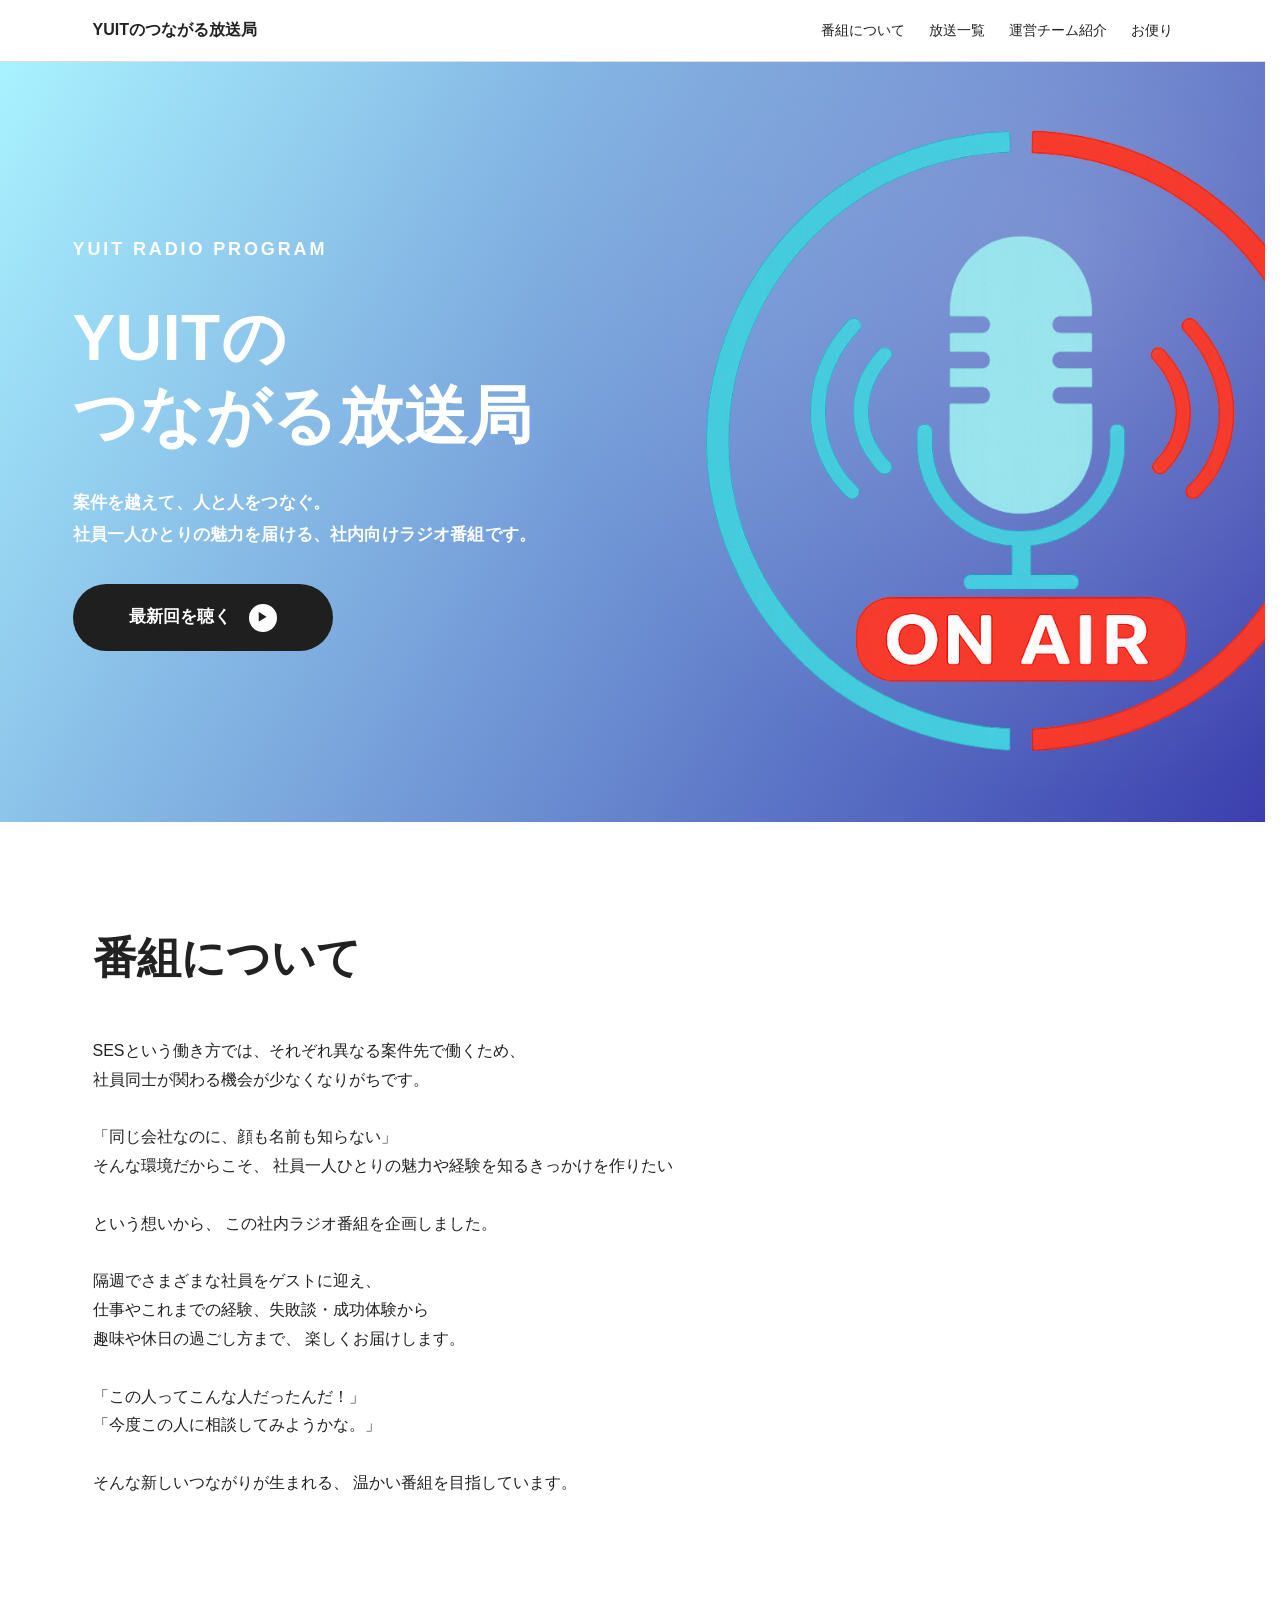
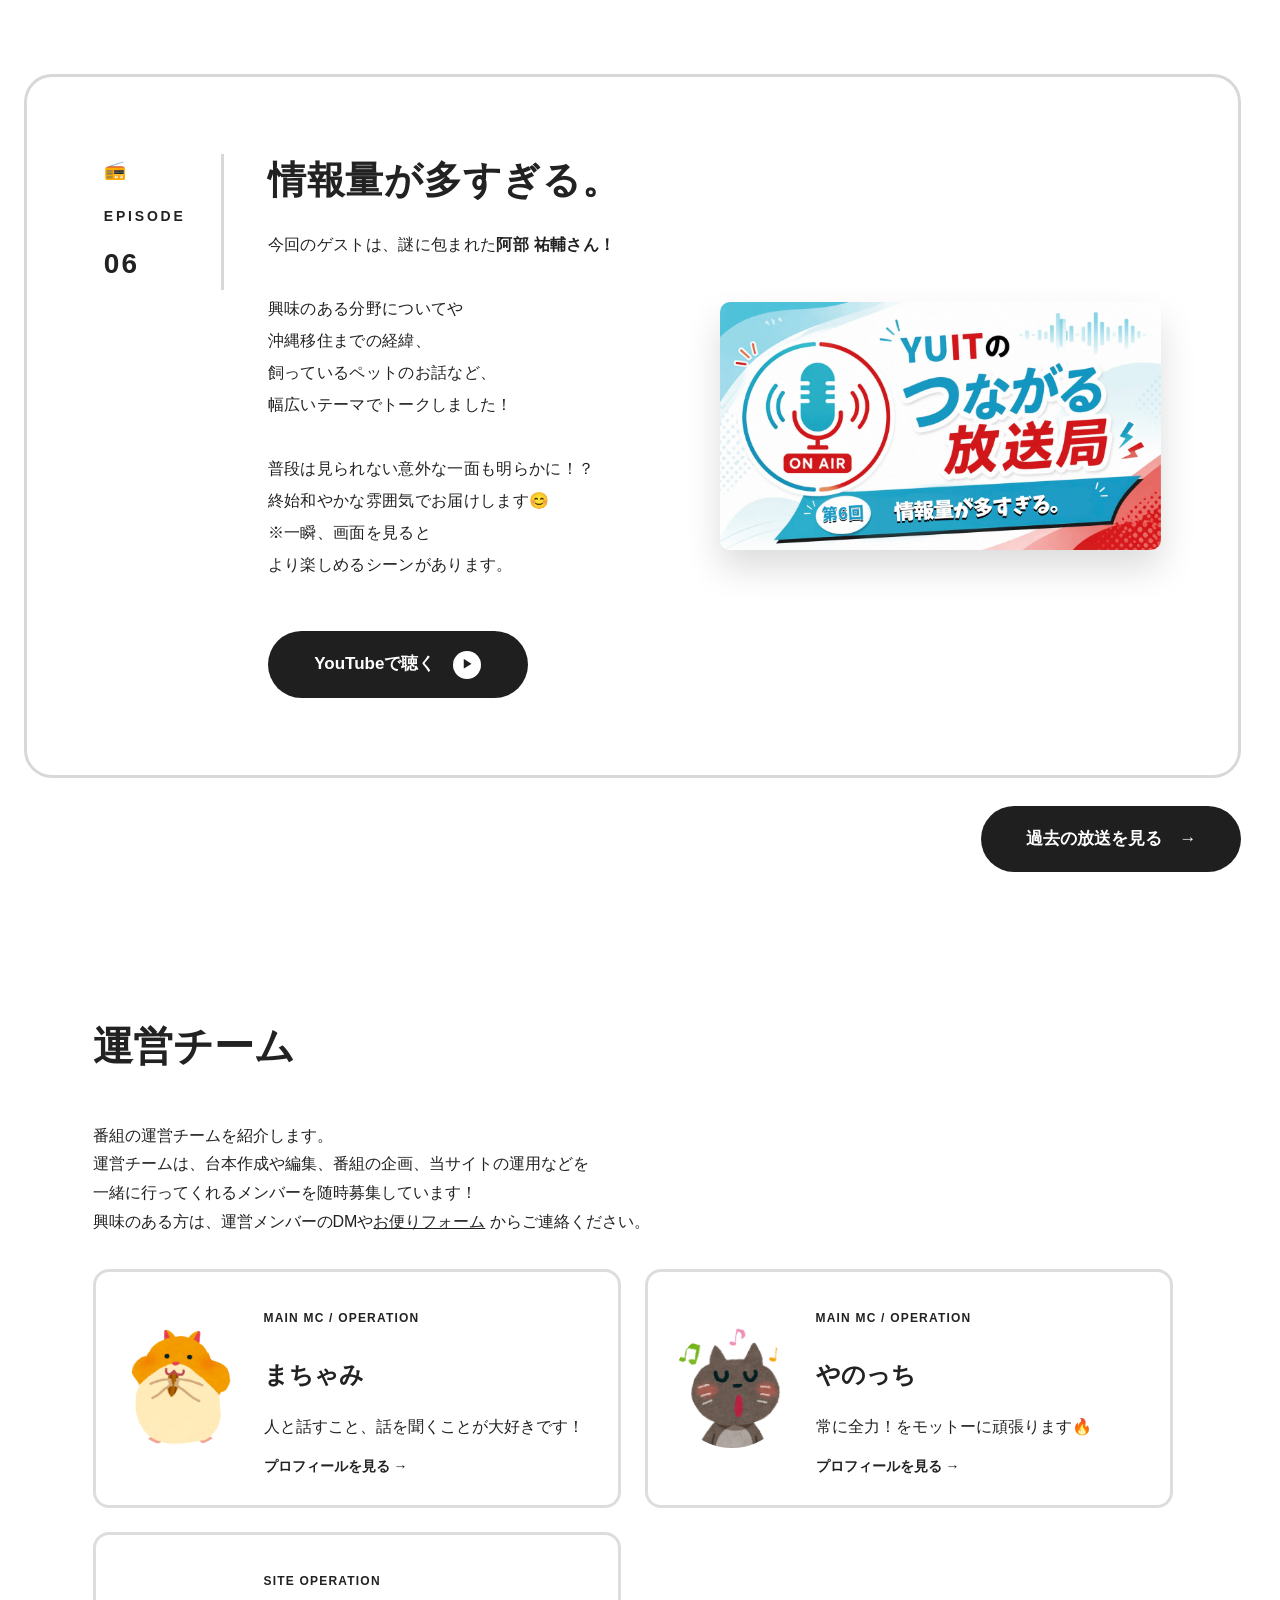
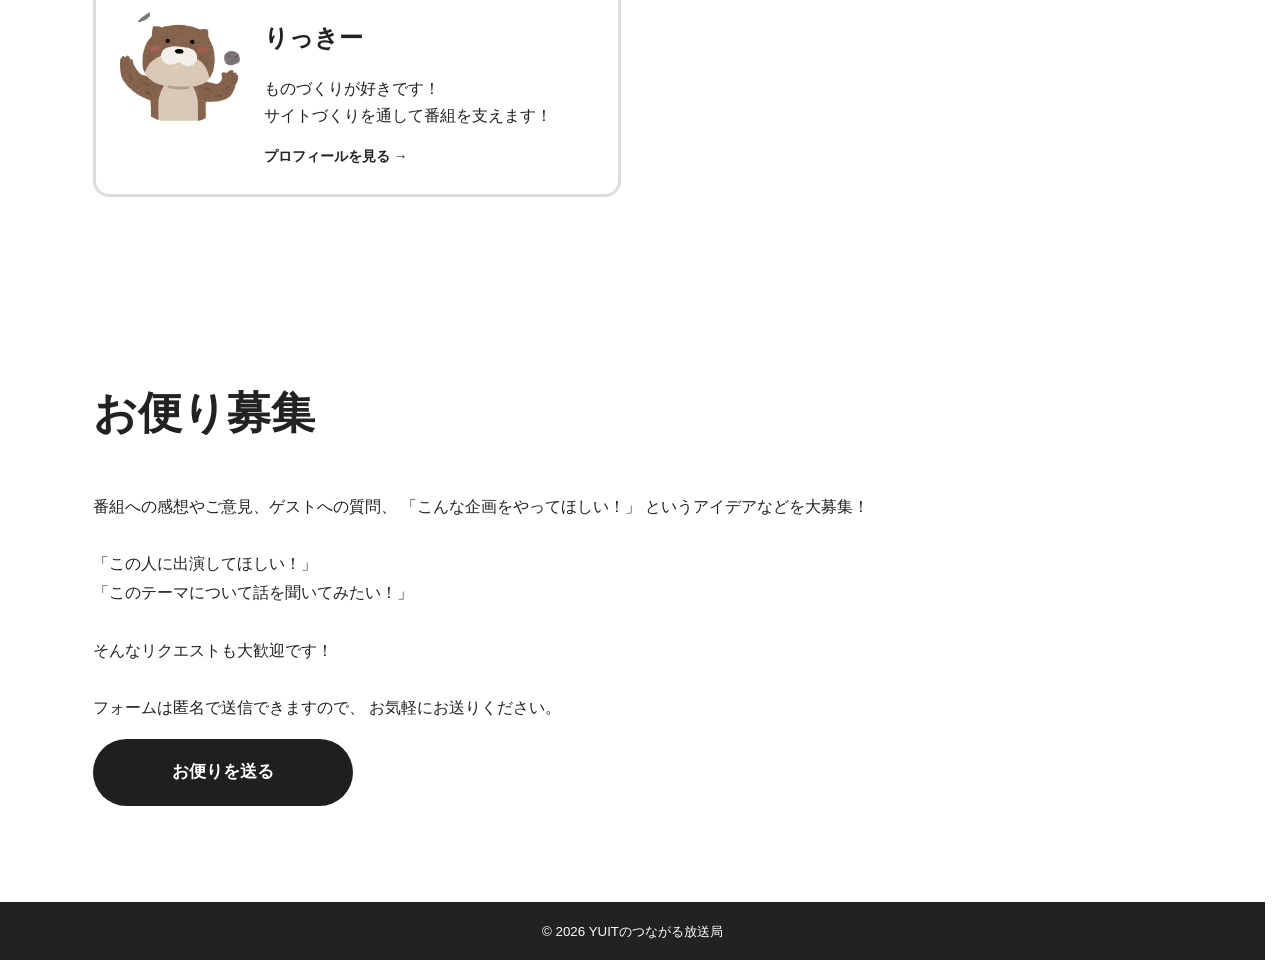
<file: index.html>
<!DOCTYPE html>
<html lang="ja">

<head>
    <meta charset="UTF-8">

    <meta name="viewport" content="width=device-width, initial-scale=1.0">

    <!-- 検索結果に表示させない -->
    <meta name="robots" content="noindex, nofollow">

    <meta name="description" content="社員同士をつなぐ社内向けラジオ番組です。">

    <title>YUITのつながる放送局</title>

    <!-- OGP -->
    <meta property="og:title" content="YUITのつながる放送局">
    <meta property="og:description" content="社内ラジオ「YUITのつながる放送局」">
    <meta property="og:type" content="website">
    <meta property="og:url" content="https://yuit-development-org.github.io/company_radio/">

    <meta property="og:image" content="https://yuit-development-org.github.io/company_radio/assets/images/og-image.png">
    <meta property="og:image:type" content="image/png">
    <meta property="og:image:width" content="1575">
    <meta property="og:image:height" content="630">
    <meta property="og:image:alt" content="YUITのつながる放送局">

    <!-- ファビコン -->
    <link rel="icon" type="image/png" href="assets/images/toplogo.png">

    <link rel="stylesheet" href="./assets/css/style.css">
</head>

<body>
    <header class="header">
        <div class="container">
            <p class="site-name">YUITのつながる放送局</p>

            <nav aria-label="メインナビゲーション">
                <ul class="navigation">
                    <li><a href="#about">番組について</a></li>
                    <li><a href="backnumber.html">放送一覧</a></li>
                    <li><a href="#ope">運営チーム紹介</a></li>
                    <li><a href="#message">お便り</a></li>
                </ul>
            </nav>
        </div>
    </header>

    <main>
        <section class="hero">
            <div class="hero-inner">

                <div class="hero-content">
                    <p class="hero-label fade-in">YUIT RADIO PROGRAM</p>

                    <h1 class="hero-title fade-in delay">
                        YUITの<br>
                        つながる放送局
                    </h1>

                    <p class="hero-description fade-in delay-2">
                        案件を越えて、人と人をつなぐ。<br>
                        社員一人ひとりの魅力を届ける、<br class="sp-break">社内向けラジオ番組です。
                    </p>

                    <a href="#episodes" class="button fade-in delay-3" target="_blank" rel="noopener noreferrer">
                        最新回を聴く
                        <span class="youtube-button-icon">▶</span>
                    </a>
                </div>

                <div class="hero-visual">
                    <img src="./assets/images/toplogo.png" alt="YUITのつながる放送局 ON AIR">
                </div>

            </div>
        </section>

        <section id="about" class="section">
            <div class="container">
                <h2 class="section-title fade-in">番組について</h2>

                <p class="fade-in delay">
                    SESという働き方では、<br class="sp-break">それぞれ異なる案件先で働くため、<br>
                    社員同士が関わる機会が少なくなりがちです。<br>
                    <br>
                    「同じ会社なのに、顔も名前も知らない」<br>
                    そんな環境だからこそ、<br class="sp-break">
                    社員一人ひとりの魅力や経験を知る<br class="sp-break">きっかけを作りたい<br>
                    <br>
                    という想いから、<br class="sp-break">
                    この社内ラジオ番組を企画しました。<br>
                    <br>
                    隔週でさまざまな社員をゲストに迎え、<br>
                    仕事やこれまでの経験、<br class="sp-break">失敗談・成功体験から<br>
                    趣味や休日の過ごし方まで、<br class="sp-break"> 楽しくお届けします。<br>
                    <br>
                    「この人ってこんな人だったんだ！」<br>
                    「今度この人に相談してみようかな。」<br>
                    <br>
                    そんな新しいつながりが生まれる、<br class="sp-break">
                    温かい番組を目指しています。<br>
                </p>
            </div>
        </section>

        <!-- EPISODE 06 -->
        <section class="episode-section" id="episodes">
            <article class="episode-card">

                <div class="episode-main">

                    <div class="episode-meta fade-in delay">
                        <span class="episode-icon">📻</span>
                        <span class="episode-label">EPISODE</span>
                        <span class="episode-number">06</span>
                    </div>

                    <div class="episode-content">
                        <h2 class="episode-title fade-in delay">
                            情報量が多すぎる。
                        </h2>

                        <div class="episode-body">
                            <p class="episode-description fade-in delay-2">
                                今回のゲストは、謎に包まれた<strong>阿部 祐輔さん！</strong><br>
                                <br>
                                興味のある分野についてや<br>
                                沖縄移住までの経緯、<br>
                                飼っているペットのお話など、<br>
                                幅広いテーマでトークしました！<br>
                                <br>
                                普段は見られない意外な一面も明らかに！？<br>
                                終始和やかな雰囲気でお届けします😊<br>
                                ※一瞬、画面を見ると<br>
                                より楽しめるシーンがあります。
                            </p>

                            <a href="https://youtu.be/5K5CyQOwAss" class="youtube-button fade-in delay" target="_blank"
                                rel="noopener noreferrer">
                                <span>YouTubeで聴く</span>
                                <span class="youtube-button-icon">▶</span>
                            </a>
                        </div>
                    </div>

                </div>

                <div class="episode-visual fade-in delay-2">
                    <img src="./assets/images/epi06_thumb.png" alt="第6回 情報量が多すぎる。">
                </div>
            </article>

            <div class="backnumber-link fade-in delay-2">
                <a href="backnumber.html" class="button">
                    <span>過去の放送を見る</span>
                    <span>→</span>
                </a>
            </div>

        </section>

        <!-- 運営チームセクション -->
        <section class="ope-section" id="ope">
            <div class="container">
                <h2 class="section-title fade-in delay">運営チーム</h2>

                <div class="ope-body">
                    <p class="ope-description fade-in delay-2">
                        番組の運営チームを紹介します。<br>
                        運営チームは、台本作成や編集、<br class="sp-break">番組の企画、当サイトの運用などを<br>
                        一緒に行ってくれるメンバーを<br class="sp-break">随時募集しています！<br>
                        興味のある方は、運営メンバーのDMや<br class="sp-break"><a href="#message">お便りフォーム</a> からご連絡ください。
                    </p>


                    <div class="ope-list fade-in delay-3">

                        <!-- 1人目 -->
                        <a class="ope-card" href="./profile/01.machami.html">

                            <img src="./assets/images/animal_hamster.png" alt="運営チーム まちゃみ" class="ope-card__image">

                            <div class="ope-card__body">

                                <p class="ope-card__role">MAIN MC / OPERATION</p>

                                <h3 class="ope-card__name">
                                    まちゃみ
                                </h3>

                                <p class="ope-card__text">
                                    人と話すこと、話を聞くことが大好きです！
                                </p>

                                <span class="ope-card__link">
                                    プロフィールを見る →
                                </span>

                            </div>

                        </a>

                        <!-- 2人目 -->
                        <a class="ope-card" href="./profile/02.yanocchi.html">

                            <img src="./assets/images/gassyou_neko.png" alt="ope やのっち" class="ope-card__image">

                            <div class="ope-card__body">

                                <p class="ope-card__role">MAIN MC / OPERATION</p>

                                <h3 class="ope-card__name">
                                    やのっち
                                </h3>

                                <p class="ope-card__text">
                                    常に全力！をモットーに頑張ります🔥
                                </p>

                                <span class="ope-card__link">
                                    プロフィールを見る →
                                </span>

                            </div>

                        </a>

                        <!-- 3人目 -->
                        <a class="ope-card" href="./profile/03.rikky.html">

                            <img src="./assets/images/rikky.png" alt="運営チーム りっきー" class="ope-card__image">

                            <div class="ope-card__body">

                                <p class="ope-card__role">SITE OPERATION</p>

                                <h3 class="ope-card__name">
                                    りっきー
                                </h3>

                                <p class="ope-card__text">
                                    ものづくりが好きです！<br>
                                    サイトづくりを通して番組を支えます！
                                </p>

                                <span class="ope-card__link">
                                    プロフィールを見る →
                                </span>

                            </div>

                        </a>

                    </div>
                </div>

        </section>

        <section id="message" class="section">
            <div class="container">
                <h2 class="section-title fade-in delay">お便り募集</h2>

                <p class="fade-in delay-2">番組への感想やご意見、ゲストへの質問、<br class="sp-break">
                    「こんな企画をやってほしい！」<br class="sp-break">
                    というアイデアなどを大募集！<br>
                    <br>
                    「この人に出演してほしい！」<br>
                    「このテーマについて話を聞いてみたい！」<br>
                    <br>
                    そんなリクエストも大歓迎です！<br>
                    <br>
                    フォームは匿名で送信できますので、<br class="sp-break">
                    お気軽にお送りください。
                </p>

                <a class="button fade-in delay-2" href="https://forms.gle/uAtZ8uFBR2qXpwNQ9" target="_blank"
                    rel="noopener noreferrer">
                    お便りを送る
                </a>
            </div>
        </section>
    </main>

    <footer class="footer">
        <div class="container">
            <small>
                &copy; 2026 YUITのつながる放送局
            </small>
        </div>
    </footer>

    <script src="./assets/js/main.js"></script>
</body>

</html>
</file>
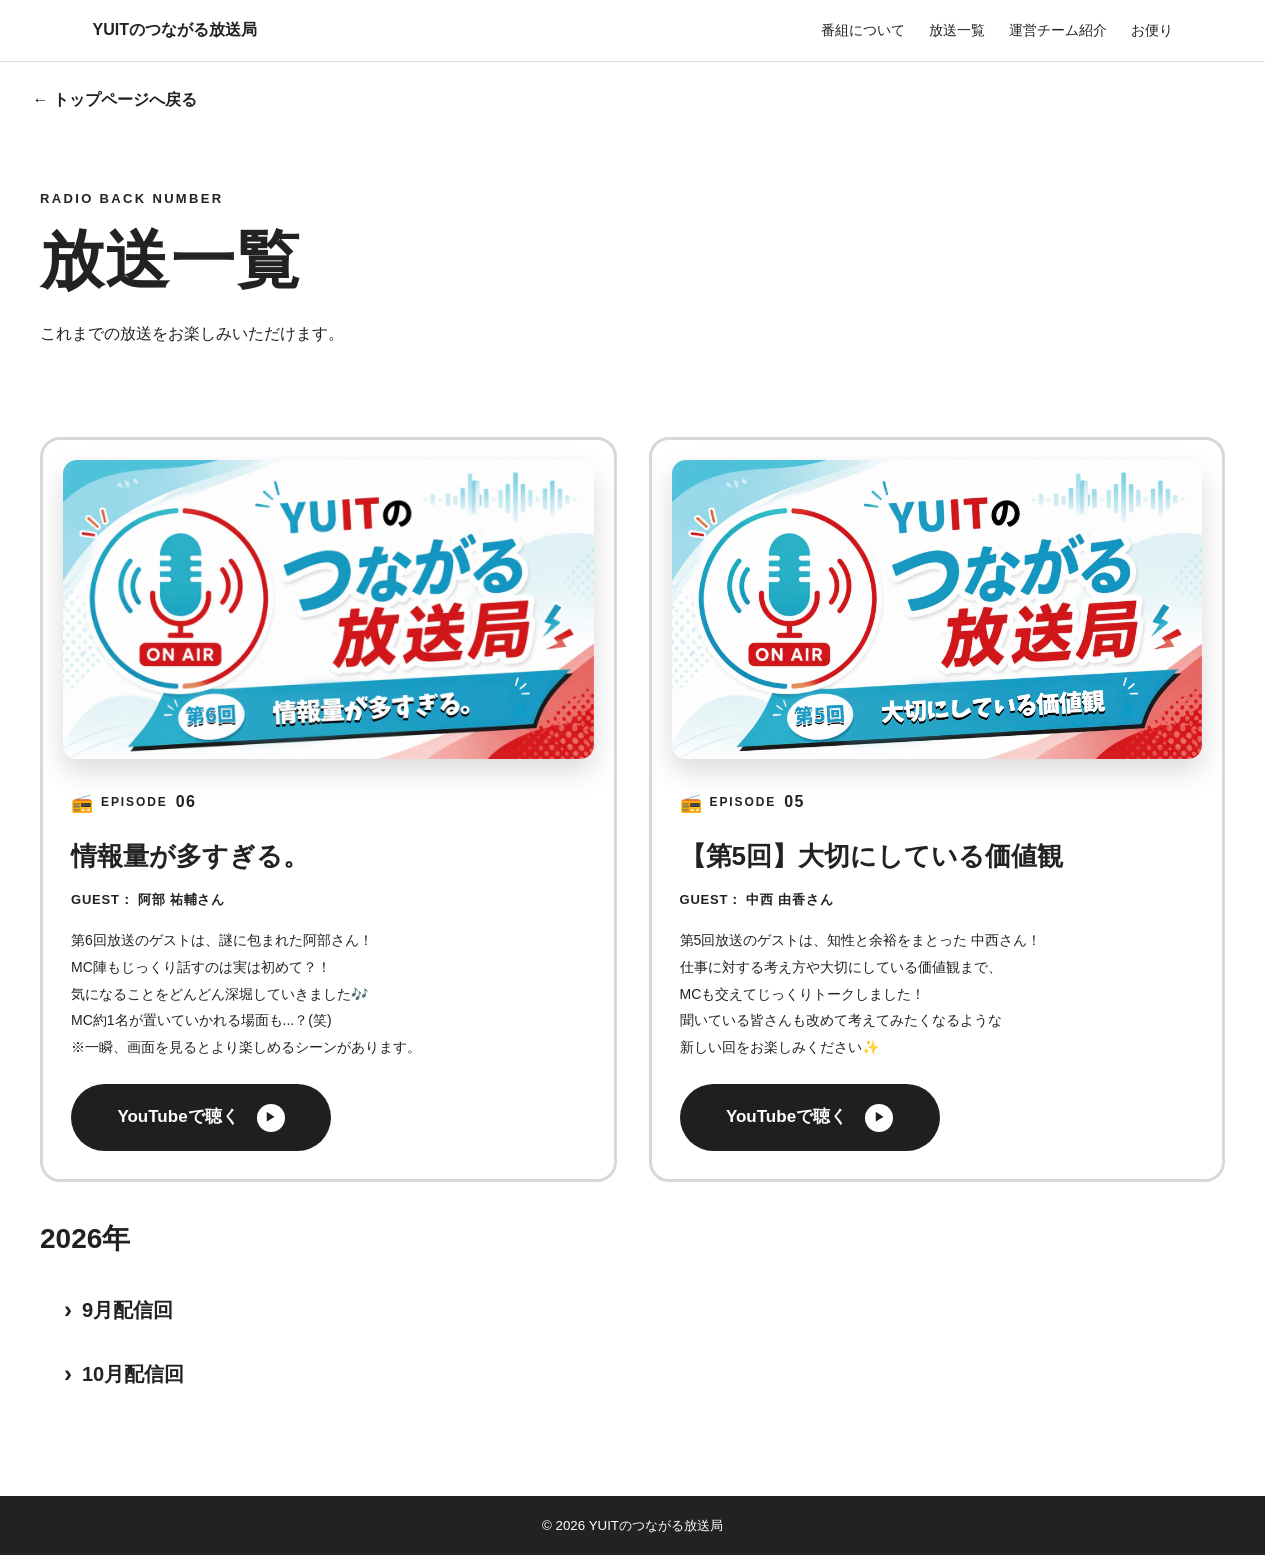
<file: backnumber.html>
<!DOCTYPE html>
<html lang="ja">

<head>
    <meta charset="UTF-8">
    <meta name="viewport" content="width=device-width, initial-scale=1.0">

    <title>放送一覧 | YUITのつながる放送局</title>

    <!-- ファビコン -->
    <link rel="icon" type="image/png" href="assets/images/toplogo.png">

    <link rel="stylesheet" href="assets/css/style.css">
</head>

<body>

    <!-- ヘッダー -->
    <header class="header">
        <div class="container">

            <p class="site-name">
                YUITのつながる放送局
            </p>

            <nav>
                <ul class="navigation">
                    <li><a href="index.html#about">番組について</a></li>
                    <li><a href="backnumber.html">放送一覧</a></li>
                    <li><a href="index.html#ope">運営チーム紹介</a></li>
                    <li><a href="index.html#message">お便り</a></li>
                </ul>
            </nav>

        </div>
    </header>


    <!-- トップへ戻る -->
    <header class="profile-header">
        <div class="container">

            <a href="index.html" class="back-link fade-in">
                <strong>← トップページへ戻る</strong>
            </a>

        </div>
    </header>


    <main>

        <!-- ページタイトル -->
        <section class="backnumber-hero">
            <div class="container">

                <p class="backnumber-label fade-in delay">
                    RADIO BACK NUMBER
                </p>

                <h1 class="backnumber-title fade-in delay">
                    放送一覧
                </h1>

                <p class="backnumber-description fade-in delay-2">
                    これまでの放送をお楽しみいただけます。
                </p>

            </div>
        </section>


        <!-- バックナンバー -->
        <section class="backnumber-section">
            <div class="container">

                <div class="backnumber-list">

                    <!-- EPISODE 06 -->
                    <article class="backnumber-card fade-in delay">

                        <div class="backnumber-image fade-in delay-2">
                            <img src="assets/images/epi06_thumb.png" alt="第6回 情報量が多すぎる。 サムネイル">
                        </div>

                        <div class="backnumber-content">

                            <div class="backnumber-meta fade-in delay-2">
                                <span class="episode-icon">📻</span>
                                <span class="episode-label">EPISODE</span>
                                <span class="episode-number">06</span>
                            </div>

                            <h2 class="backnumber-card-title fade-in delay-2">
                                情報量が多すぎる。
                            </h2>

                            <p class="backnumber-guest fade-in delay-2">
                                GUEST： 阿部 祐輔さん
                            </p>

                            <p class="backnumber-card-description fade-in delay-2">
                                第6回放送のゲストは、謎に包まれた阿部さん！<br>
                                MC陣もじっくり話すのは実は初めて？！<br>
                                気になることをどんどん深堀していきました🎶<br>
                                MC約1名が置いていかれる場面も...？(笑)<br>
                                ※一瞬、画面を見るとより楽しめるシーンがあります。
                            </p>

                            <div class="backnumber-button-area fade-in delay-2">
                                <a href="https://youtu.be/5K5CyQOwAss" class="youtube-button" target="_blank"
                                    rel="noopener noreferrer">
                                    <span>YouTubeで聴く</span>
                                    <span class="youtube-button-icon">▶</span>
                                </a>
                            </div>
                        </div>

                    </article>

                    <!-- EPISODE 05 -->
                    <article class="backnumber-card fade-in delay">

                        <div class="backnumber-image fade-in delay-2">
                            <img src="assets/images/epi05_thumb.png" alt="第5回 サムネイル">
                        </div>

                        <div class="backnumber-content">

                            <div class="backnumber-meta fade-in delay-2">
                                <span class="episode-icon">📻</span>
                                <span class="episode-label">EPISODE</span>
                                <span class="episode-number">05</span>
                            </div>

                            <h2 class="backnumber-card-title fade-in delay-2">
                                【第5回】大切にしている価値観
                            </h2>

                            <p class="backnumber-guest fade-in delay-2">
                                GUEST： 中西 由香さん
                            </p>

                            <p class="backnumber-card-description fade-in delay-2">
                                第5回放送のゲストは、知性と余裕をまとった 中西さん！<br>
                                仕事に対する考え方や大切にしている価値観まで、<br>
                                MCも交えてじっくりトークしました！<br>
                                聞いている皆さんも改めて考えてみたくなるような<br>
                                新しい回をお楽しみください✨<br>
                            </p>

                            <div class="backnumber-button-area fade-in delay-2">
                                <a href="https://youtu.be/H97znMCqB4I" class="youtube-button" target="_blank"
                                    rel="noopener noreferrer">
                                    <span>YouTubeで聴く</span>
                                    <span class="youtube-button-icon">▶</span>
                                </a>
                            </div>
                        </div>

                    </article>

                    <!-- 2026年 アーカイブ -->
                    <section class="backnumber-month fade-in delay">

                        <h2 class="backnumber-year-title">2026年</h2>

                        <div class="backnumber-month-list">

                            <!-- 9月 -->
                            <button type="button" class="archive-month-button" data-archive-open aria-haspopup="dialog"
                                aria-controls="archive-modal-september">
                                <span>9月配信回</span>
                            </button>

                            <!-- 10月 -->
                            <button type="button" class="archive-month-button" data-archive-open aria-haspopup="dialog"
                                aria-controls="archive-modal-october">
                                <span>10月配信回</span>
                            </button>

                        </div>

                    </section>

                    <!-- 2026年9月 モーダル -->
                    <div id="archive-modal-september" class="archive-modal" role="dialog" aria-modal="true"
                        aria-labelledby="archive-modal-title" hidden>

                        <div class="archive-modal-overlay" data-archive-close></div>

                        <div class="archive-modal-content">

                            <div class="archive-modal-header">
                                <h2 id="archive-modal-title">
                                    2026年9月 配信回
                                </h2>

                                <button type="button" class="archive-modal-close" data-archive-close aria-label="閉じる">
                                    ×
                                </button>
                            </div>

                            <div class="archive-modal-list">

                                <a href="https://youtu.be/VXp4YOue4zA" class="archive-modal-episode" target="_blank"
                                    rel="noopener noreferrer">
                                    <span class="archive-modal-date">9/4 配信</span>
                                    <span class="archive-modal-episode-title">
                                        【第1回】社内ラジオ番組始動！
                                    </span>
                                    <span class="archive-modal-guest">
                                        ゲスト：津波古 大海さん
                                    </span>
                                </a>

                                <a href="https://youtu.be/IV2eIDEPh-Y" class="archive-modal-episode" target="_blank"
                                    rel="noopener noreferrer">
                                    <span class="archive-modal-date">9/18 配信</span>
                                    <span class="archive-modal-episode-title">
                                        【第2回】圧倒的な行動力の根源は？
                                    </span>
                                    <span class="archive-modal-guest">
                                        ゲスト：盛島 加菜さん
                                    </span>
                                </a>

                            </div>

                        </div>
                    </div>


                    <!-- 2026年10月 モーダル -->
                    <div id="archive-modal-october" class="archive-modal" role="dialog" aria-modal="true"
                        aria-labelledby="archive-modal-title-october" hidden>

                        <div class="archive-modal-overlay" data-archive-close></div>

                        <div class="archive-modal-content">

                            <div class="archive-modal-header">
                                <h2 id="archive-modal-title-october">
                                    2026年10月 配信回
                                </h2>

                                <button type="button" class="archive-modal-close" data-archive-close aria-label="閉じる">
                                    ×
                                </button>
                            </div>

                            <div class="archive-modal-list">

                                <a href="https://youtu.be/2aHXOe_IFUk" class="archive-modal-episode" target="_blank"
                                    rel="noopener noreferrer">
                                    <span class="archive-modal-date">10/2 配信</span>
                                    <span class="archive-modal-episode-title">
                                        【第3回】会社で運命の再会？！
                                    </span>
                                    <span class="archive-modal-guest">
                                        ゲスト：淺川さん
                                    </span>
                                </a>

                                <a href="https://youtu.be/hANnY9XwuJY" class="archive-modal-episode" target="_blank"
                                    rel="noopener noreferrer">
                                    <span class="archive-modal-date">10/16 配信</span>
                                    <span class="archive-modal-episode-title">
                                        【第4回】お前も一緒にwayに乗る？
                                    </span>
                                    <span class="archive-modal-guest">
                                        ゲスト：鹿取 周太さん
                                    </span>
                                </a>


                            </div>

                        </div>
                    </div>


                </div>

            </div>
        </section>


    </main>


    <!-- フッター -->
    <footer class="footer">
        <div class="container">

            <small>
                &copy; 2026 YUITのつながる放送局
            </small>

        </div>
    </footer>


    <script src="./assets/js/main.js"></script>

</body>

</html>
</file>
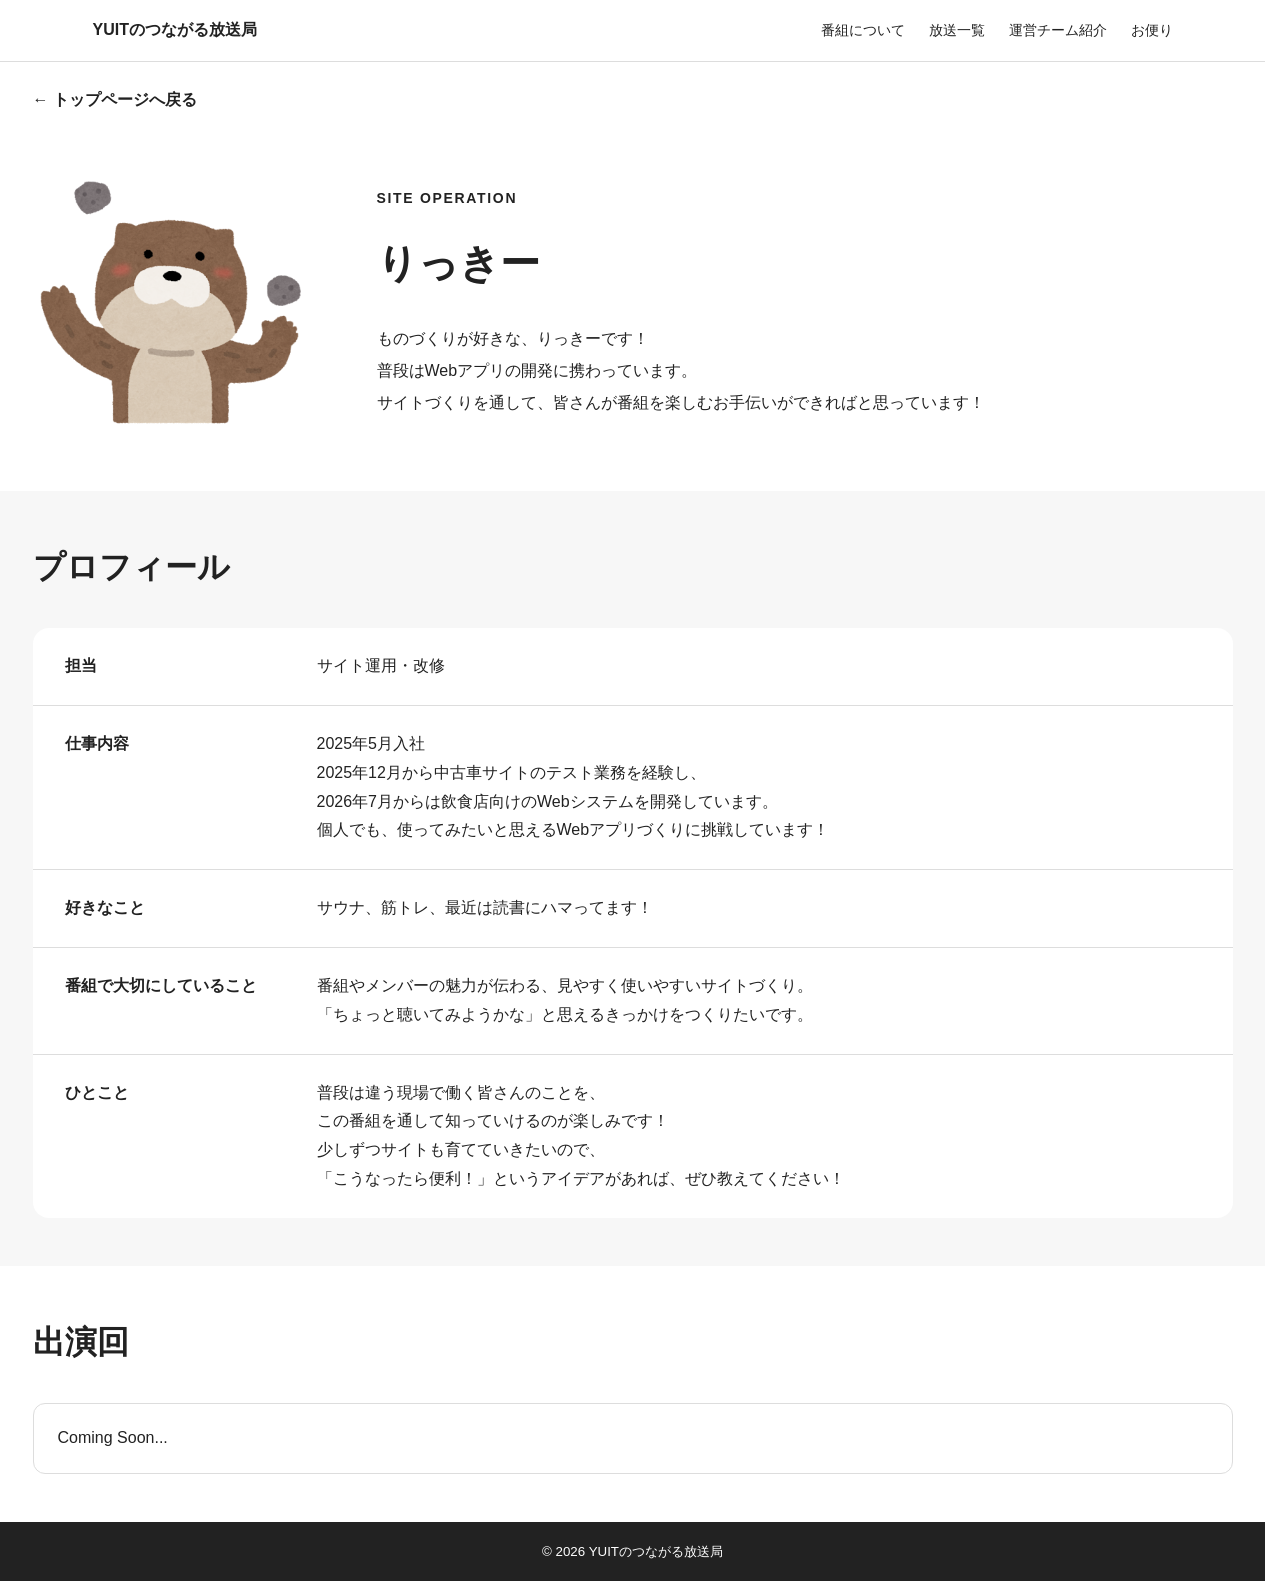
<file: profile/03.rikky.html>
<!DOCTYPE html>
<html lang="ja">

<head>
    <meta charset="UTF-8">

    <meta name="viewport" content="width=device-width, initial-scale=1.0">

    <!-- 検索結果に表示させない -->
    <meta name="robots" content="noindex, nofollow">

    <meta name="description" content="社員同士をつなぐ社内向けラジオ番組です。">

    <title>りっきー | プロフィール</title>

    <!-- ファビコン -->
    <link rel="icon" type="image/png" href="../assets/images/toplogo.png">

    <link rel="stylesheet" href="../assets/css/style.css">
</head>

<body>
    <header class="header">
        <div class="container">
            <p class="site-name">YUITのつながる放送局</p>

            <nav aria-label="メインナビゲーション">
                <ul class="navigation">
                    <li><a href="../index.html#about">番組について</a></li>
                    <li><a href="../backnumber.html">放送一覧</a></li>
                    <li><a href="../index.html#ope">運営チーム紹介</a></li>
                    <li><a href="../index.html#message">お便り</a></li>
                </ul>
            </nav>
        </div>
    </header>

        <header class="profile-header">
            <div class="container">

                <a href="../index.html" class="back-link fade-in">
                    <strong> ← トップページへ戻る</strong>
                </a>

            </div>
        </header>

        <main>

            <section class="profile">
                <div class="container">
                    <div class="profile-wrapper">
                        <div class="profile-image fade-in delay">
                            <img src="../assets/images/rikky.png" alt="りっきー">
                        </div>

                        <div class="profile-content fade-in delay">
                            <p class="profile-role">
                                SITE OPERATION
                            </p>

                            <h1>
                                りっきー
                            </h1>

                            <p class="profile-message fade-in delay-2">
                                ものづくりが好きな、りっきーです！<br>
                                普段はWebアプリの開発に携わっています。<br>
                                サイトづくりを通して、皆さんが番組を楽しむ<br class="sp-break">お手伝いができればと思っています！
                            </p>
                        </div>
                    </div>
                </div>
            </section>

            <section class="profile-detail">
                <div class="container fade-in">
                    <h2>プロフィール</h2>

                    <dl>
                        <div class="fade-in delay-2">
                            <dt>担当</dt>
                            <dd>サイト運用・改修</dd>
                        </div>

                        <div class="fade-in delay-2">
                            <dt>仕事内容</dt>
                            <dd>
                                2025年5月入社<br>
                                2025年12月から中古車サイトのテスト業務を経験し、<br>
                                2026年7月からは飲食店向けのWebシステムを開発しています。<br>
                                個人でも、使ってみたいと思えるWebアプリづくりに挑戦しています！
                            </dd>
                        </div>

                        <div class="fade-in delay-2">
                            <dt>好きなこと</dt>
                            <dd>サウナ、筋トレ、最近は読書にハマってます！</dd>
                        </div>

                        <div class="fade-in delay-2">
                            <dt>番組で大切にしていること</dt>
                            <dd>
                                番組やメンバーの魅力が伝わる、<br class="sp-break">見やすく使いやすいサイトづくり。<br>
                                「ちょっと聴いてみようかな」と思える<br class="sp-break">きっかけをつくりたいです。
                            </dd>
                        </div>

                        <div class="fade-in delay-2">
                            <dt>ひとこと</dt>
                            <dd>
                                普段は違う現場で働く皆さんのことを、<br>
                                この番組を通して知っていけるのが楽しみです！<br>
                                少しずつサイトも育てていきたいので、<br>
                                「こうなったら便利！」というアイデアがあれば、ぜひ教えてください！
                            </dd>
                        </div>
                    </dl>
                </div>
            </section>

            <section class="profile-episodes fade-in">
                <div class="container">
                    <h2>出演回</h2>
                    <ul>
                        <li class="fade-in delay">
                            Coming Soon...
                        </li>
                    </ul>
                </div>
            </section>

        </main>

    <footer class="footer">
        <div class="container">
            <small>
                &copy; 2026 YUITのつながる放送局
            </small>
        </div>
    </footer>

    <script src="../assets/js/main.js"></script>
</body>

</html>
</file>
<file: assets/css/style.css>
* {
    box-sizing: border-box;
}

html {
    scroll-behavior: smooth;
}

body {
    margin: 0;
    color: #222;
    font-family:
        -apple-system,
        BlinkMacSystemFont,
        "Segoe UI",
        "Noto Sans JP",
        sans-serif;
    line-height: 1.8;
    background-color: #fff;
}

img {
    max-width: 100%;
    height: auto;
}

a {
    color: inherit;
}

.container {
    width: min(100% - 40px, 1080px);
    margin-inline: auto;
}

.header {
    position: sticky;
    top: 0;
    z-index: 10;
    padding: 16px 0;
    background-color: rgba(255, 255, 255, 0.95);
    border-bottom: 1px solid #ddd;
}

.header .container {
    display: flex;
    align-items: center;
    justify-content: space-between;
    gap: 24px;
}

.site-name {
    margin: 0;
    font-weight: 700;
}

.navigation {
    display: flex;
    gap: 24px;
    padding: 0;
    margin: 0;
    list-style: none;
}

.navigation a {
    font-size: 14px;
    text-decoration: none;
}

.hero {
    position: relative;
    overflow: hidden;
    background:
        radial-gradient(circle at 85% 25%,
            rgba(255, 255, 255, .18),
            transparent 45%),
        linear-gradient(120deg,
            #4be4ff7a,
            #3b3fae);
}

/* 中央にまとまった2カラム */
.hero-inner {
    color: #fff;
    position: relative;
    display: flex;
    align-items: center;
    justify-content: space-between;
    max-width: 1200px;
    margin: 0 auto;
    min-height: 760px;
    padding: 0 40px;
}

.hero-content {
    position: relative;
    z-index: 2;
    max-width: 560px;
}

.hero-label {
    margin: 0 0 34px;
    font-size: 18px;
    font-weight: 700;
    letter-spacing: 0.16em;
}

.hero-title {
    margin: 0 0 32px;
    font-size: clamp(58px, 5vw, 78px);
    font-weight: 700;
    line-height: 1.22;
    letter-spacing: 0.01em;
}

.hero-title span {
    display: block;
    margin-bottom: 10px;
    font-size: 0.72em;
}

.hero-description {
    margin: 0 0 34px;

    font-size: 17px;
    font-weight: 600;
    line-height: 1.85;
    letter-spacing: 0.01em;
}

.hero-visual {
    position: absolute;
    right: -140px;
    top: 50%;
    transform: translateY(-50%);
    z-index: 1;
    width: 700px;
    pointer-events: none;
}

.hero-visual img {
    animation: glow 3s ease-in-out infinite;
}


@keyframes glow {

    0%,
    100% {
        opacity: 0.9;
        filter:
            brightness(0.95) drop-shadow(0 0 6px rgba(255, 255, 255, 0.2));
    }

    20% {
        opacity: 1;
        filter:
            brightness(1.15) drop-shadow(0 0 14px rgba(255, 255, 255, 0.45)) drop-shadow(0 0 26px rgba(255, 90, 70, 0.2));
    }
}

.section {
    padding: 96px 0;
}

.section:nth-of-type(even) {
    background-color: #fff;
}

.section-title {
    font-size: 40px;
    font-weight: 700;
    margin-bottom: 40px;
}

.section h2 {
    margin-top: 0;
    font-size: clamp(28px, 5vw, 44px);
}

.button {
    display: inline-flex;
    align-items: center;
    justify-content: center;
    gap: 18px;

    min-width: 260px;
    padding: 18px 28px;

    color: #fff;
    background-color: #1f1f1f;
    border-radius: 999px;

    font-size: 17px;
    font-weight: 700;
    text-decoration: none;

    transition:
        transform 0.2s ease,
        opacity 0.2s ease;
}

.button:hover {
    transform: translateY(-4px);
    box-shadow: 0 8px 24px rgba(0, 0, 0, 0.4);
}

/* エピソードカード */
.episode-card,
.member-card {
    padding: 32px;
    background: #fff;
    border: 1px solid #ffffff;
    border-radius: 16px;
}

.episode-number {
    font-size: 13px;
    font-weight: 700;
    letter-spacing: 0.1em;
}

.episode-section {
    padding: 64px 24px;
    background-color: #fff
}

.episode-card {
    display: grid;
    grid-template-columns: minmax(0, 1.1fr) minmax(400px, 0.9fr);
    align-items: center;
    gap: clamp(48px, 6vw, 88px);

    width: min(1400px, 100%);
    margin: 0 auto;
    padding: clamp(56px, 6vw, 88px);

    background-color: #fff;
    border: 3px solid #d8d8d8;
    border-radius: 28px;
}

.episode-main {
    display: grid;
    grid-template-columns: 120px minmax(0, 1fr);
    column-gap: 44px;
    align-items: start;
    min-width: 0;
}

.episode-meta {
    display: flex;
    flex-direction: column;
    align-items: flex-start;
    gap: 10px;
    padding-right: 28px;
    border-right: 3px solid #d8d8d8;
}

.episode-icon {
    margin-bottom: 8px;
    font-size: 18px;
}

.episode-label {
    font-size: 14px;
    font-weight: 700;
    letter-spacing: 0.2em;
}

.episode-number {
    font-size: 28px;
    font-weight: 700;
    letter-spacing: 0.08em;
}

.episode-title {
    margin: 0 0 24px;
    font-size: clamp(30px, 3vw, 44px);
    line-height: 1.35;
    letter-spacing: 0.02em;
    white-space: nowrap;
}

.episode-body {
    width: 100%;
    min-width: 0;
    padding: 0;
    margin: 0;
}

.episode-description {
    max-width: 680px;
    margin: 0 0 14px;

    font-size: 16px;
    line-height: 2;
    letter-spacing: 0.02em;
}

.episode-description:last-of-type {
    margin-bottom: 50px;
}

.episode-visual {
    width: 100%;
    min-width: 0;
}

.episode-visual img {
    display: block;
    width: 100%;
    aspect-ratio: 16 / 9;
    object-fit: cover;

    border-radius: 20px;
    box-shadow: 0 18px 36px rgba(0, 0, 0, 0.14);
}

.youtube-button {
    display: inline-flex;
    align-items: center;
    justify-content: center;
    gap: 18px;

    min-width: 260px;
    padding: 18px 28px;

    color: #fff;
    background-color: #1f1f1f;
    border-radius: 999px;

    font-size: 17px;
    font-weight: 700;
    text-decoration: none;

    transition:
        transform 0.2s ease,
        opacity 0.2s ease;
}

.youtube-button:hover {
    transform: translateY(-4px);
    box-shadow: 0 8px 24px rgba(0, 0, 0, 0.4);
}

.youtube-button-icon {
    display: grid;
    place-items: center;

    width: 28px;
    height: 28px;

    color: #1f1f1f;
    background-color: #fff;
    border-radius: 50%;

    font-size: 11px;
}

.episode-visual {
    width: 100%;
}

.episode-visual img {
    display: block;
    width: 100%;
    aspect-ratio: 16 / 9;
    object-fit: cover;

    border-radius: 20px;
    box-shadow: 0 18px 36px rgba(0, 0, 0, 0.14);
}

.backnumber-link {
    width: min(1400px, 100%);
    margin: 28px auto 0;
    text-align: right;
}

.member-list {
    display: grid;
    grid-template-columns: repeat(2, 1fr);
    gap: 24px;
}

.footer {
    padding: 15px 0;
    color: #fff;
    text-align: center;
    background-color: #222;
}

/* opeセクション */

html {
    scroll-behavior: smooth;
}

.ope-section,
.ope-profile-section {
    padding: 40px 20px 80px;
}

.ope-list {
    display: grid;
    grid-template-columns: repeat(2, minmax(0, 1fr));
    gap: 24px;
    margin-top: 32px;
}

.ope-card {
    display: flex;
    align-items: center;
    gap: 24px;
    padding: 24px;
    color: inherit;
    text-decoration: none;
    background-color: #fff;
    border: 3px solid #ddd;
    border-radius: 16px;
    transition:
        transform 0.2s ease,
        box-shadow 0.2s ease;
}

.ope-card:hover {
    transform: translateY(-4px);
    box-shadow: 0 8px 24px rgba(0, 0, 0, 0.4);
}

.ope-card__image {
    width: 120px;
    height: 120px;
    flex-shrink: 0;
    object-fit: cover;
    border-radius: 50%;
}

.ope-card__role,
.ope-profile__role {
    margin-bottom: 4px;
    font-size: 12px;
    font-weight: bold;
    letter-spacing: 0.1em;
}

.ope-card__name {
    margin-bottom: 8px;
    font-size: 24px;
}

.ope-card__text {
    margin-bottom: 12px;
    line-height: 1.7;
}

.ope-card__link {
    font-size: 14px;
    font-weight: bold;
}

.ope-card__link:hover {
    text-decoration: underline;
}

.ope-profile-section {
    background-color: #f7f7f7;
}

.ope-profile {
    display: grid;
    grid-template-columns: 240px 1fr;
    gap: 40px;
    align-items: start;
    margin-top: 32px;
    padding: 40px;
    background-color: #fff;
    border-radius: 20px;
    scroll-margin-top: 40px;
}

.ope-profile+.ope-profile {
    margin-top: 32px;
}

.ope-profile__image {
    width: 100%;
    aspect-ratio: 1;
    object-fit: cover;
    border-radius: 20px;
}

.ope-profile__name {
    margin-bottom: 16px;
    font-size: 32px;
}

.ope-profile__description {
    margin-bottom: 24px;
    line-height: 1.9;
}

.ope-profile__info {
    margin: 0;
}

.ope-profile__info div {
    display: grid;
    grid-template-columns: 120px 1fr;
    gap: 16px;
    padding: 16px 0;
    border-top: 1px solid #ddd;
}

.ope-profile__info div:last-child {
    border-bottom: 1px solid #ddd;
}

.ope-profile__info dt {
    font-weight: bold;
}

.ope-profile__info dd {
    margin: 0;
    line-height: 1.7;
}

.ope-profile__back {
    display: inline-block;
    margin-top: 24px;
    color: inherit;
    font-weight: bold;
    text-decoration: none;
}

/* プロフィールセクション */
.profile-header {
    padding: 24px 20px 0;
}

.back-link {
    color: inherit;
    font-weight: bold;
    text-decoration: none;
}

.back-link:hover {
    text-decoration: underline;
}

.profile,
.profile-detail,
.profile-episodes {
    padding: 48px 20px;
}

.profile .container,
.profile-detail .container,
.profile-episodes .container,
.profile-header .container {
    width: min(100%, 1200px);
    margin-inline: auto;
}

.profile-wrapper {
    display: grid;
    grid-template-columns: 280px 1fr;
    gap: 64px;
    align-items: center;
}

.profile-image img {
    display: block;
    width: 280px;
    height: 280px;
    object-fit: contain;
}

.profile-content {
    min-width: 0;
}

.profile-role {
    margin: 0 0 16px;
    font-size: 14px;
    font-weight: bold;
    letter-spacing: 0.12em;
}

.profile-content h1 {
    margin: 0 0 24px;
    font-size: 40px;
}

.profile-message {
    max-width: 760px;
    margin: 0;
    line-height: 2;
}

/* プロフィール詳細 */
.profile-detail {
    background-color: #f7f7f7;
}

.profile-detail h2,
.profile-episodes h2 {
    margin: 0 0 32px;
    font-size: 32px;
}

.profile-detail dl {
    margin: 0;
    background-color: #fff;
    border-radius: 16px;
    overflow: hidden;
}

.profile-detail dl>div {
    display: grid;
    grid-template-columns: 220px 1fr;
    gap: 32px;
    padding: 24px 32px;
    border-bottom: 1px solid #ddd;
}

.profile-detail dl>div:last-child {
    border-bottom: none;
}

.profile-detail dt {
    font-weight: bold;
}

.profile-detail dd {
    margin: 0;
    line-height: 1.8;
}

/* 出演回 */

.profile-episodes ul {
    margin: 0;
    padding: 0;
    list-style: none;
}

.profile-episodes li {
    padding: 20px 24px;
    background-color: #fff;
    border: 1px solid #ddd;
    border-radius: 12px;
}

.profile-episodes li+li {
    margin-top: 16px;
}

/* 月別アーカイブボタン */
.archive-month-button {
    display: flex;
    align-items: center;
    justify-content: space-between;
    gap: 24px;
    width: 100%;
    padding: 12px 0;
    border: none;
    background: transparent;
    color: inherit;
    font: inherit;
    text-align: left;
    cursor: pointer;
    transition: opacity 0.3s ease;
}

.archive-month-button:hover {
    opacity: 0.65;
}

.archive-month-button:focus-visible {
    outline: 2px solid currentColor;
    outline-offset: 4px;
}

/* モーダル全体 */
.archive-modal {
    position: fixed;
    inset: 0;
    z-index: 9999;
    display: flex;
    align-items: center;
    justify-content: center;
    padding: 20px;
}

.archive-modal[hidden] {
    display: none;
}

/* 背景 */
.archive-modal-overlay {
    position: absolute;
    inset: 0;
    background: rgba(0, 0, 0, 0.6);
}

/* モーダル本体 */
.archive-modal-content {
    position: relative;
    z-index: 1;
    width: 100%;
    max-width: 520px;
    max-height: 85vh;
    overflow-y: auto;
    padding: 30px;
    background: #fff;
    border-radius: 16px;
    box-shadow: 0 12px 40px rgba(0, 0, 0, 0.2);
}

/* ヘッダー */
.archive-modal-header {
    display: flex;
    align-items: center;
    justify-content: space-between;
    gap: 16px;
    margin-bottom: 24px;
}

.archive-modal-header h2 {
    margin: 0;
    color: #333;
    font-size: 22px;
}

.archive-modal-close {
    border: none;
    background: transparent;
    color: #555;
    font-size: 30px;
    cursor: pointer;
}

/* エピソード一覧 */
.archive-modal-list {
    display: flex;
    flex-direction: column;
    gap: 12px;
}

.archive-modal-episode {
    display: flex;
    flex-direction: column;
    gap: 6px;
    padding: 18px;
    background: #f7f7f7;
    border-radius: 10px;
    color: #333;
    text-decoration: none;
    transition: background 0.3s ease,
                transform 0.3s ease;
}

.archive-modal-episode:hover {
    background: #ededed;
    transform: translateY(-2px);
}

.archive-modal-date {
    font-size: 15px;
    color: #070707;
}

.archive-modal-episode-title {
    font-size: 16px;
    font-weight: bold;
}

.archive-modal-guest {
    font-size: 17px;
    color: #525252;
}

/* スマートフォン */
@media (max-width: 600px) {
    .archive-modal-content {
        padding: 22px;
    }

    .archive-modal-header h2 {
        font-size: 19px;
    }

    .archive-modal-episode-title {
        font-size: 14px;
    }
}


/* 年別アーカイブ見出し */
.backnumber-year-title {
    font-size: 28px;
    font-weight: bold;
    margin: 0 0 20px;
}

/* 月別アーカイブ一覧 */
.backnumber-month-list {
    display: flex;
    flex-direction: column;
    align-items: flex-start;
    gap: 12px;
    padding-left: 24px;
}

/* 月別ボタンの調整 */
.backnumber-month-list .archive-month-button {
    width: auto;
    padding: 8px 0;
    font-size: 20px;
    font-weight: 600;
    gap: 10px;
}

/* 月別ボタンの矢印 */
.backnumber-month-list .archive-month-button::before {
    content: "›";
    font-size: 24px;
    line-height: 1;
}

/* スマートフォン */
@media (max-width: 600px) {
    .backnumber-year-title {
        font-size: 24px;
    }

    .backnumber-month-list .archive-month-button {
        font-size: 18px;
    }
}

/* 改行 */
.pc-break {
    display: inline;
}

.sp-break {
    display: none;
}

/* フェードイン効果 */
.fade-in {
    opacity: 0;
    transform: translateY(30px);
    transition:
        opacity 0.8s ease,
        transform 0.8s ease;
}

.fade-in.show {
    opacity: 1;
    transform: translateY(0);
}

.delay {
    transition-delay: 0.2s;
}

.delay-2 {
    transition-delay: 0.4s;
}

.delay-3 {
    transition-delay: 0.6s;
}

/* =================================
   レスポンシブ
================================= */
@media screen and (max-width: 600px) {

    .pc-break {
        display: none;
    }

    .sp-break {
        display: inline;
    }

    body {
        overflow-x: hidden;
    }

    .container {
        width: min(100% - 32px, 100%);
    }

    /* -----------------
       ヘッダー
    ----------------- */
    .header {
        padding: 12px 0;
    }

    .header .container {
        display: block;
    }

    .site-name {
        margin-bottom: 10px;
        font-size: 13px;
        line-height: 1.5;
    }

    .navigation {
        display: grid;
        grid-template-columns: repeat(4, auto);
        justify-content: space-between;
        gap: 8px;
    }

    .navigation a {
        font-size: 10px;
        line-height: 1.5;
        white-space: nowrap;
    }

    /* -----------------
       ヒーロー
    ----------------- */
    .hero {
        position: relative;
        overflow: hidden;
    }

    .hero-inner {
        position: relative;

        display: block;
        width: 100%;
        min-height: 540px;
        padding: 48px 20px 52px;
    }

    .hero-content {
        position: relative;
        z-index: 2;

        width: 100%;
        max-width: none;
    }

    .hero-label {
        margin-bottom: 22px;
        font-size: 12px;
        line-height: 1.5;
        letter-spacing: 0.14em;
    }

    .hero-title {
        margin-bottom: 20px;

        font-size: clamp(42px, 12vw, 52px);
        line-height: 1.15;
        letter-spacing: 0;
    }

    .hero-title span {
        margin-bottom: 4px;
        font-size: 0.72em;
    }

    .hero-description {
        position: relative;
        z-index: 2;

        max-width: 280px;
        margin-bottom: 28px;

        font-size: 13px;
        line-height: 1.85;
    }

    .hero-description br {
        display: none;
    }

    .hero-button,
    .button {
        min-width: 180px;
        padding: 14px 22px;

        font-size: 13px;
    }

    /* 背景ロゴ */
    .hero-visual {
        position: absolute;
        z-index: 1;

        right: -95px;
        bottom: 18px;

        display: block;
        width: 310px;

        pointer-events: none;
    }

    .hero-visual img {
        display: block;
        width: 100%;
        max-width: none;
        height: auto;
        opacity: 0.34;
    }

    /* -----------------
       共通セクション
    ----------------- */
    .section {
        padding: 64px 0;
    }

    .section-title,
    .section h2 {
        margin-bottom: 28px;
        font-size: 25px;
        line-height: 1.5;
    }

    /* 番組について */
    .about-section {
        padding: 56px 20px;
    }

    .about-section p {
        margin-bottom: 18px;
        font-size: 14px;
        line-height: 2;
    }

    /* -----------------
       放送カード
    ----------------- */
    .episode-section {
        padding: 48px 12px;
    }

    .episode-card {
        display: flex;
        flex-direction: column;
        gap: 24px;

        width: 100%;
        padding: 18px 14px 24px;

        border-radius: 14px;
    }

    .episode-visual {
        order: -1;
        width: 100%;
    }

    .episode-visual img {
        width: 100%;
        border-radius: 10px;
    }

    .episode-main {
        display: block;
        width: 100%;
    }

    .episode-meta {
        display: flex;
        flex-direction: row;
        align-items: center;
        gap: 7px;

        margin-bottom: 18px;
        padding: 0 0 12px;

        border-right: 0;
        border-bottom: 1px solid #ddd;
    }

    .episode-icon {
        margin: 0;
        font-size: 13px;
    }

    .episode-label {
        font-size: 10px;
        letter-spacing: 0.14em;
    }

    .episode-number {
        font-size: 14px;
    }

    .episode-content {
        width: 100%;
        min-width: 0;
    }

    .episode-title {
        margin-bottom: 16px;
        font-size: 22px;
        line-height: 1.45;
        white-space: nowrap;
    }

    .episode-description {
        max-width: none;
        margin-bottom: 14px;

        font-size: 13px;
        line-height: 1.9;
        letter-spacing: 0;
    }

    .episode-description:last-of-type {
        margin-bottom: 24px;
    }

    .youtube-button {
        width: 100%;
        min-width: 0;
        padding: 14px 20px;

        font-size: 13px;
    }

    .youtube-button-icon {
        width: 24px;
        height: 24px;
        font-size: 9px;
    }

    .backnumber-link {
        width: 100%;
        margin-top: 24px;
        text-align: center;
    }

    /* -----------------
       運営チーム
    ----------------- */
    .ope-section {
        padding: 56px 16px;
    }

    .ope-list {
        grid-template-columns: 1fr;
        gap: 16px;
        margin-top: 24px;
    }

    .ope-card {
        flex-direction: column;
        gap: 16px;

        padding: 24px 18px;
        text-align: center;
    }

    .ope-card__image {
        width: 96px;
        height: 96px;
    }

    .ope-card__role {
        font-size: 10px;
    }

    .ope-card__name {
        margin-bottom: 6px;
        font-size: 20px;
    }

    .ope-card__text {
        font-size: 13px;
        line-height: 1.8;
    }

    .ope-card__link {
        font-size: 12px;
    }

    /* -----------------
       お便り
    ----------------- */
    .letter-section {
        padding: 56px 20px;
    }

    .letter-section h2 {
        margin-bottom: 24px;
        font-size: 25px;
    }

    .letter-section p {
        margin-bottom: 16px;
        font-size: 14px;
        line-height: 1.9;
    }

    /* -----------------
       フッター
    ----------------- */
    .footer {
        padding: 24px 16px;
        font-size: 10px;
    }
}

/* =================================
   プロフィールページ：レスポンシブ
================================= */
@media screen and (max-width: 600px) {

    /* 共通幅 */
    .profile .container,
    .profile-detail .container,
    .profile-episodes .container,
    .profile-header .container {
        width: min(100% - 32px, 100%);
        margin-inline: auto;
    }

    /* 戻るリンク */
    .profile-header {
        padding: 20px 0 0;
    }

    .back-link {
        font-size: 13px;
    }

    /* プロフィール上部 */
    .profile {
        padding: 48px 0 56px;
    }

    .profile-wrapper {
        display: flex;
        flex-direction: column;
        gap: 28px;
        align-items: center;
    }

    .profile-image {
        width: 100%;
        text-align: center;
    }

    .profile-image img {
        display: block;
        width: 180px;
        height: 180px;
        margin-inline: auto;
        object-fit: contain;
    }

    .profile-content {
        width: 100%;
        min-width: 0;
        text-align: left;
    }

    .profile-role {
        margin-bottom: 10px;
        font-size: 12px;
        letter-spacing: 0.1em;
    }

    .profile-content h1 {
        margin: 0 0 18px;
        font-size: 30px;
        line-height: 1.4;
    }

    .profile-message {
        max-width: none;
        font-size: 14px;
        line-height: 1.9;
    }

    /* プロフィール詳細 */
    .profile-detail {
        padding: 48px 0;
    }

    .profile-detail h2,
    .profile-episodes h2 {
        margin-bottom: 24px;
        font-size: 26px;
        line-height: 1.5;
    }

    .profile-detail dl {
        border-radius: 14px;
    }

    .profile-detail dl>div {
        display: block;
        padding: 20px 18px;
    }

    .profile-detail dt {
        margin-bottom: 10px;
        font-size: 13px;
    }

    .profile-detail dd {
        margin: 0;
        font-size: 14px;
        line-height: 1.9;

        word-break: normal;
        overflow-wrap: break-word;
    }

    /* 出演回 */
    .profile-episodes {
        padding: 48px 0 64px;
    }

    .profile-episodes ul {
        width: 100%;
    }

    .profile-episodes li {
        padding: 18px 16px;
        border-radius: 10px;
        font-size: 14px;
        line-height: 1.7;
    }

    .profile-episodes li+li {
        margin-top: 12px;
    }
}

/* =================================
   BACK NUMBER
================================= */

.backnumber-hero {
    padding: 72px 20px 48px;
}

.backnumber-hero .container,
.backnumber-section .container {
    width: min(100% - 40px, 1200px);
    margin-inline: auto;
}

.backnumber-label {
    margin: 0 0 12px;

    font-size: 13px;
    font-weight: 700;
    letter-spacing: 0.18em;
}

.backnumber-title {
    margin: 0 0 20px;

    font-size: clamp(42px, 6vw, 64px);
    line-height: 1.2;
    letter-spacing: 0.02em;
}

.backnumber-description {
    margin: 0;

    font-size: 16px;
    line-height: 1.9;
}


/* バックナンバー一覧 */

.backnumber-section {
    padding: 40px 20px 96px;
}

.backnumber-list {
    display: grid;
    grid-template-columns: repeat(2, minmax(0, 1fr));
    gap: 32px;
}


/* 放送一覧カード */

.backnumber-card {
    display: flex;
    flex-direction: column;
    overflow: hidden;

    background-color: #fff;
    border: 3px solid #d8d8d8;
    border-radius: 20px;

    transition:
        transform 0.2s ease,
        box-shadow 0.2s ease;
}

.backnumber-card:hover {
    transform: translateY(-4px);
    /* box-shadow: 0 14px 32px rgba(0, 0, 0, 0.4); */
    box-shadow: 0 8px 24px rgba(0, 0, 0, 0.4);
}


/* サムネイル */

.backnumber-image {
    width: 100%;
    padding: 20px 20px 0;
}


.backnumber-image img {
    display: block;
    width: 100%;
    aspect-ratio: 16 / 9;
    object-fit: cover;

    border-radius: 14px;
    box-shadow: 0 12px 28px rgba(0, 0, 0, 0.15);
}

/* カード本文 */

.backnumber-content {
    display: flex;
    flex-direction: column;
    flex: 1;
    padding: 28px;
}

.backnumber-meta {
    display: flex;
    align-items: center;
    gap: 8px;

    margin-bottom: 18px;
}

.backnumber-meta .episode-icon {
    margin: 0;
}

.backnumber-meta .episode-label {
    font-size: 12px;
    letter-spacing: 0.16em;
}

.backnumber-meta .episode-number {
    font-size: 16px;
}

.episode-visual img {
    width: 100%;
    border-radius: 10px;
}

/* タイトル */

.backnumber-card-title {
    margin: 0 0 12px;

    font-size: 26px;
    line-height: 1.5;
}


/* ゲスト */

.backnumber-guest {
    margin: 0 0 16px;

    font-size: 13px;
    font-weight: 700;
    letter-spacing: 0.06em;
}


/* 説明文 */

.backnumber-card-description {
    margin: 0;
    font-size: 14px;
    line-height: 1.9;
}


/* YouTubeボタン */

.backnumber-button-area {
    padding-top: 24px;
}

/* トップへ戻る */

.backnumber-back {
    margin-top: 48px;
}


/* =================================
   BACK NUMBER レスポンシブ
================================= */

@media screen and (max-width: 600px) {

    .backnumber-hero {
        padding: 48px 0 32px;
    }

    .backnumber-hero .container,
    .backnumber-section .container {
        width: min(100% - 32px, 100%);
    }

    .backnumber-label {
        margin-bottom: 8px;
        font-size: 10px;
    }

    .backnumber-title {
        margin-bottom: 16px;

        font-size: 38px;
    }

    .backnumber-description {
        font-size: 13px;
        line-height: 1.9;
    }


    .backnumber-section {
        padding: 24px 0 64px;
    }

    .backnumber-list {
        grid-template-columns: 1fr;
        gap: 24px;
    }


    .backnumber-card {
        border-radius: 16px;
    }

    .backnumber-image img {
        border-radius: 14px 14px 14px 14px;
    }

    .backnumber-content {
        padding: 20px 18px 22px;
    }


    .backnumber-meta {
        gap: 6px;
        margin-bottom: 14px;
    }

    .backnumber-meta .episode-icon {
        font-size: 12px;
    }

    .backnumber-meta .episode-label {
        font-size: 10px;
    }

    .backnumber-meta .episode-number {
        font-size: 13px;
    }


    .backnumber-card-title {
        margin-bottom: 10px;

        font-size: 21px;
        line-height: 1.45;
    }

    .backnumber-guest {
        margin-bottom: 14px;
        font-size: 11px;
    }

    .backnumber-card-description {
        margin-bottom: 32px;

        font-size: 13px;
        line-height: 1.9;
    }


    .backnumber-card .youtube-button {
        width: 100%;
        min-width: 0;
        padding: 14px 18px;

        font-size: 13px;
    }


    .backnumber-back {
        margin-top: 36px;
    }

    .backnumber-back .back-link {
        font-size: 13px;
    }
}

html {
    scrollbar-gutter: stable;
}
</file>
